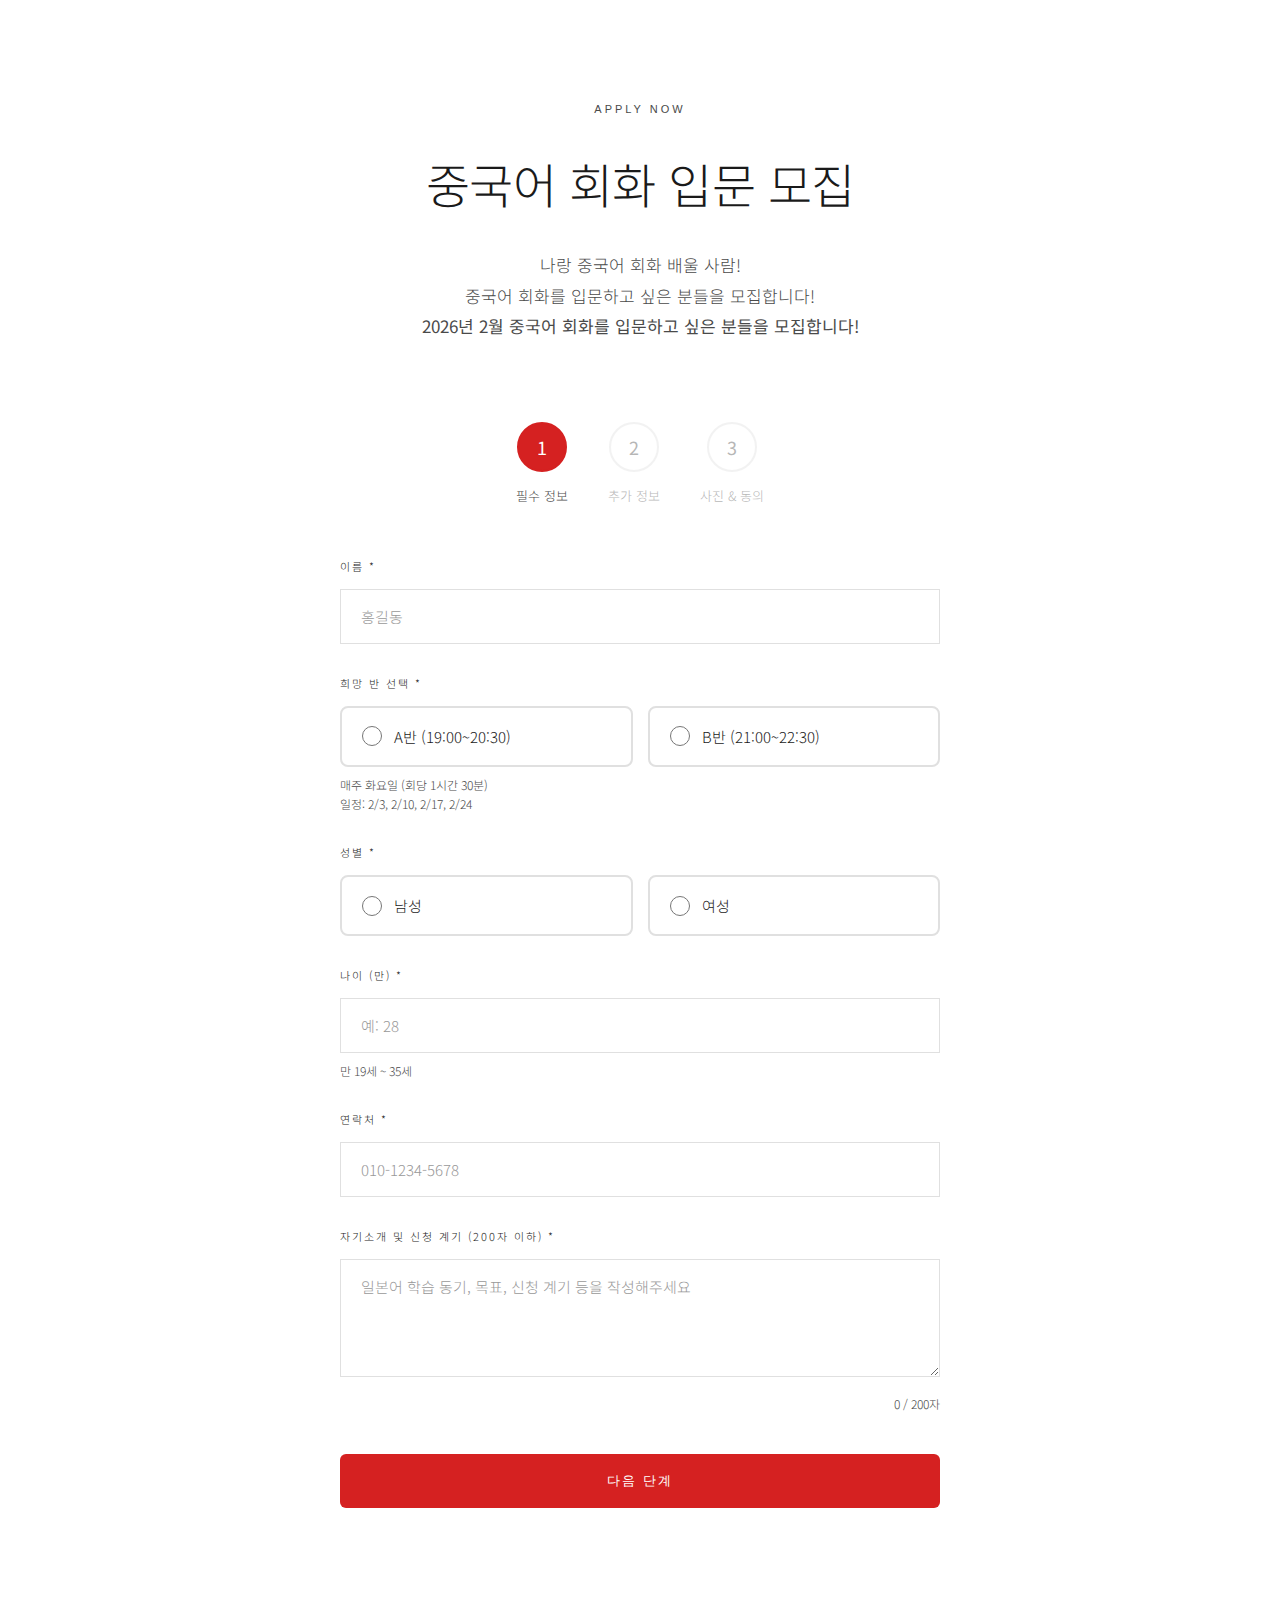
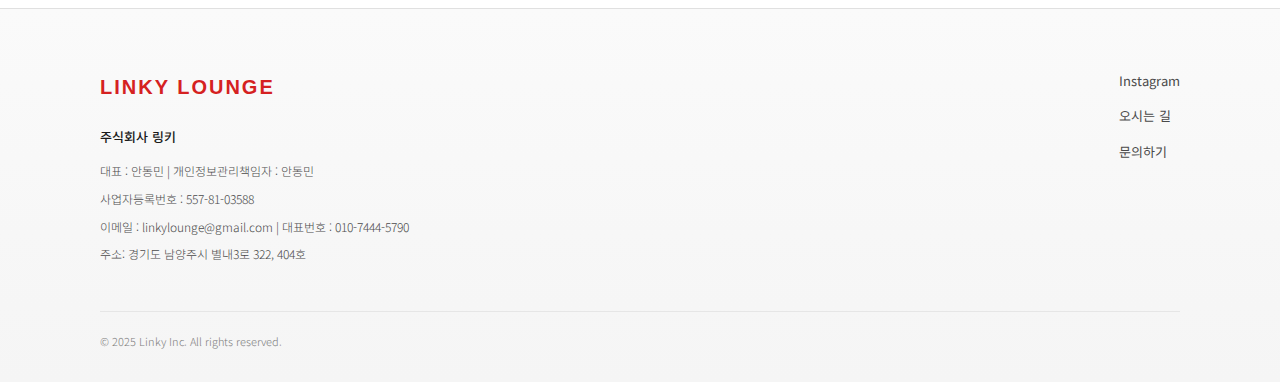
<file: apply.html>
<!DOCTYPE html>
<html lang="ko">
<head>
    <meta charset="UTF-8">
    <meta name="viewport" content="width=device-width, initial-scale=1.0">
    <title>신청하기 - 중국어 회화 입문 모집 | Linky Lounge</title>

    <!-- Open Graph Meta Tags -->
    <meta property="og:title" content="신청하기 - 일본어 회화 입문 모집 | Linky Lounge">
    <meta property="og:description" content="나랑 일본어 회화 배울 사람! 매주 월요일 4주 과정 일본어 회화 스터디 모집">
    <meta property="og:image" content="./link-ylounge-image/main.jpg">
    <meta property="og:site_name" content="Linky Lounge Study">

    <link rel="preconnect" href="https://fonts.googleapis.com">
    <link rel="preconnect" href="https://fonts.gstatic.com" crossorigin>
    <link href="https://fonts.googleapis.com/css2?family=Noto+Sans+KR:wght@300;400&display=swap" rel="stylesheet">
    <link href="https://fonts.cdnfonts.com/css/futura-pt" rel="stylesheet">
    <link rel="stylesheet" href="./index.css" />
    <script src="./apply.js" defer></script>
</head>
<body>
    <!-- Application Form -->
    <section class="application" id="apply">
        <div class="container">
            <div class="section-header">
                <div class="section-label">APPLY NOW</div>
                <h2 class="section-title georgia">중국어 회화 입문 모집</h2>
                <p class="section-description">
                    나랑 중국어 회화 배울 사람!<br>
                    중국어 회화를 입문하고 싶은 분들을 모집합니다!<br>
                    <strong>2026년 2월 중국어 회화를 입문하고 싶은 분들을 모집합니다!</strong>
                </p>
            </div>

            <!-- Progress Steps -->
            <div class="form-progress">
                <div class="progress-step active" data-step="1">
                    <div class="progress-number">1</div>
                    <div class="progress-label">필수 정보</div>
                </div>
                <div class="progress-step" data-step="2">
                    <div class="progress-number">2</div>
                    <div class="progress-label">추가 정보</div>
                </div>
                <div class="progress-step" data-step="3">
                    <div class="progress-number">3</div>
                    <div class="progress-label">사진 & 동의</div>
                </div>
            </div>

            <form class="application-form" id="applicationForm">
                <!-- Step 1: 필수 정보 -->
                <div class="form-step active" id="step1">
                    <div class="form-group">
                        <label class="form-label">이름 *</label>
                        <input type="text" name="name" class="form-input" required placeholder="홍길동">
                    </div>
                    <div class="form-group">
                        <label class="form-label">희망 반 선택 *</label>
                        <div class="radio-group">
                            <label class="radio-label">
                                <input type="radio" name="class" value="A반 (19:00~20:30)" required>
                                <span class="radio-text">A반 (19:00~20:30)</span>
                            </label>
                            <label class="radio-label">
                                <input type="radio" name="class" value="B반 (21:00~22:30)" required>
                                <span class="radio-text">B반 (21:00~22:30)</span>
                            </label>
                        </div>
                        <div class="form-note">
                            매주 화요일 (회당 1시간 30분)<br>
                            일정: 2/3, 2/10, 2/17, 2/24
                        </div>
                    </div>
                    <div class="form-group">
                        <label class="form-label">성별 *</label>
                        <div class="radio-group">
                            <label class="radio-label">
                                <input type="radio" name="gender" value="남성" required>
                                <span class="radio-text">남성</span>
                            </label>
                            <label class="radio-label">
                                <input type="radio" name="gender" value="여성" required>
                                <span class="radio-text">여성</span>
                            </label>
                        </div>
                    </div>
                    <div class="form-group">
                        <label class="form-label">나이 (만) *</label>
                        <input type="number" name="age" class="form-input" required placeholder="예: 28" min="19" max="35">
                        <div class="form-note">
                            만 19세 ~ 35세
                        </div>
                    </div>
                    <div class="form-group">
                        <label class="form-label">연락처 *</label>
                        <input type="tel" name="phone" class="form-input" required placeholder="010-1234-5678">
                    </div>
                    <div class="form-group">
                        <label class="form-label">자기소개 및 신청 계기 (200자 이하) *</label>
                        <textarea name="introduction" class="form-input textarea-resize" required placeholder="일본어 학습 동기, 목표, 신청 계기 등을 작성해주세요" maxlength="200" rows="4"></textarea>
                        <div class="char-counter">
                            <span id="charCount">0</span> / 200자
                        </div>
                    </div>
                    <button type="button" class="submit-button" id="nextStep1">다음 단계</button>
                </div>

                <!-- Step 2: 추가 정보 -->
                <div class="form-step" id="step2">
                    <div class="form-group">
                        <label class="form-label">직업 (선택)</label>
                        <input type="text" name="job" class="form-input" placeholder="예: 마케터, 개발자 등">
                    </div>
                    <div class="form-group">
                        <label class="form-label">Instagram ID (선택)</label>
                        <input type="text" name="instagram" class="form-input" placeholder="@your_instagram_id">
                    </div>
                    <div class="form-group">
                        <label class="form-label">알게 된 경로 (선택)</label>
                        <select name="source" class="form-input">
                            <option value="">선택해주세요</option>
                            <option value="Instagram">Instagram</option>
                            <option value="지인 추천">지인 추천</option>
                            <option value="검색">검색</option>
                            <option value="기타">기타</option>
                        </select>
                    </div>
                    <div class="form-group">
                        <label class="form-label">추천인 (선택)</label>
                        <input type="text" name="referrer" class="form-input" placeholder="추천해주신 분의 성함">
                    </div>
                    <div class="form-buttons">
                        <button type="button" class="btn-previous" id="prevStep2">이전</button>
                        <button type="button" class="btn-next" id="nextStep2">다음 단계</button>
                    </div>
                </div>

                <!-- Step 3: 사진 & 동의 -->
                <div class="form-step" id="step3">
                    <div class="form-group">
                        <label class="form-label">사진 *</label>
                        <div class="file-upload-container">
                            <input type="file" id="photoInput" name="photo" class="file-input-hidden" accept="image/*">
                            <button type="button" id="photoUploadBtn" class="file-upload-btn" onclick="document.getElementById('photoInput').click()">사진 선택</button>
                            <span id="fileNameDisplay" class="file-name">선택된 파일 없음</span>
                        </div>
                        <div class="form-note">
                            얼굴이 드러나는 사진을 첨부해 주세요.  수강생 확인 및 안전한 수업 환경 조성을 위해 사용됩니다.
                        </div>
                        <img id="photoPreview" class="photo-preview">
                    </div>
                    <div class="form-group form-privacy-section">
                        <label class="form-checkbox-label">
                            <input type="checkbox" name="privacy_agree" required>
                            <span>개인정보 수집 및 이용에 동의합니다 *</span>
                        </label>
                        <div class="form-privacy-notice">
                            신청자 개별 연락 예정<br>
                            <strong>비용: 0만원 (4주, 주 1회)</strong><br>
                            참가자로 선정된 분들은 결제 후 최종 참가 확정되며 조기 마감될 수 있습니다.
                        </div>
                    </div>
                    <div class="form-buttons">
                        <button type="button" class="btn-previous" id="prevStep3">이전</button>
                        <button type="submit" class="btn-next">신청 완료하기</button>
                    </div>
                </div>
            </form>
        </div>
    </section>

    <!-- Loading Overlay -->
    <div id="loadingOverlay" class="loading-overlay">
        <div class="loading-content">
            <div class="loading-spinner"></div>
            <p class="loading-text">신청 중입니다...</p>
        </div>
    </div>

    <!-- Footer -->
    <footer class="footer">
        <div class="container">
            <div class="footer-content">
                <div>
                    <div class="footer-logo georgia">LINKY LOUNGE</div>
                    <div class="footer-info">
                        <p>주식회사 링키</p>
                        <p>대표 : 안동민 | 개인정보관리책임자 : 안동민</p>
                        <p>사업자등록번호 : 557-81-03588</p>
                        <p>이메일 : linkylounge@gmail.com | 대표번호 : 010-7444-5790</p>
                        <p>주소: 경기도 남양주시 별내3로 322, 404호</p>
                    </div>
                </div>
                <div class="footer-links">
                    <a href="https://www.instagram.com/linky_lounge/" target="_blank" class="footer-link">Instagram</a>
                    <a href="https://naver.me/F4LgLoQx" target="_blank" class="footer-link">오시는 길</a>
                    <a href="https://www.instagram.com/linky_lounge/" target="_blank" class="footer-link">문의하기</a>
                </div>
            </div>
            <p class="footer-copyright">
                © 2025 Linky Inc. All rights reserved.
            </p>
        </div>
    </footer>
</body>
</html>
</file>
<file: index.css>
* {
    margin: 0;
    padding: 0;
    box-sizing: border-box;
}

:root {
    --bg-color: #FFFFFF;
    --text-primary: #1a1a1a;
    --text-secondary: #4a4a4a;
    --border-color: #e0e0e0;
    --accent-color: #D52121;
    --light-red: #f9efed;
    --medium-red: #cf654b;
}

html {
    scroll-behavior: smooth;
}

body {
    font-family: 'Noto Sans KR', -apple-system, BlinkMacSystemFont, sans-serif;
    color: var(--text-primary);
    line-height: 1.8;
    background: var(--bg-color);
    font-weight: 300;
    -webkit-font-smoothing: antialiased;
    overflow-x: hidden;
}

/* 영어 전용 요소 */
.english-only {
    font-family: 'Futura PT', 'Futura', sans-serif;
}

/* 영어 제목 */
.english-title {
    font-family: 'Futura PT', 'Futura', sans-serif;
    font-weight: 600;
}

/* 영어 본문 */
.english-body {
    font-family: 'Futura PT', 'Futura', sans-serif;
    font-weight: 400;
}

.container {
    max-width: 1140px;
    margin: 0 auto;
    padding: 0 30px;
}

.georgia {
    font-family: 'Noto Sans KR', sans-serif;
    font-weight: 300;
}

/* ========================================
   최상단 히어로 섹션
   ======================================== */
.top-hero-section {
    width: 100%;
    min-height: 100vh;
    position: relative;
    overflow: hidden;
    display: flex;
    align-items: center;
    justify-content: center;
    background: linear-gradient(135deg, #f5f7fa 0%, var(--light-red) 100%);
}

.hero-background {
    position: absolute;
    top: 0;
    left: 0;
    width: 100%;
    height: 100%;
    z-index: 1;
}

.floating-circle {
    position: absolute;
    border-radius: 50%;
    background: rgba(213, 33, 33, 0.1);
    animation: float 20s ease-in-out infinite;
}

.circle-1 {
    width: 300px;
    height: 300px;
    top: 10%;
    left: 10%;
    animation-delay: 0s;
}

.circle-2 {
    width: 200px;
    height: 200px;
    top: 60%;
    right: 15%;
    animation-delay: 5s;
}

.circle-3 {
    width: 150px;
    height: 150px;
    bottom: 20%;
    left: 50%;
    animation-delay: 10s;
}

@keyframes float {
    0%, 100% {
        transform: translate(0, 0) scale(1);
    }
    33% {
        transform: translate(30px, -30px) scale(1.1);
    }
    66% {
        transform: translate(-20px, 20px) scale(0.9);
    }
}

.hero-content {
    position: relative;
    z-index: 2;
    text-align: center;
    max-width: 820px;
    padding: 0 30px;
    animation: fadeInUp 1s ease-out;
}

@keyframes fadeInUp {
    from {
        opacity: 0;
        transform: translateY(30px);
    }
    to {
        opacity: 1;
        transform: translateY(0);
    }
}

/* Image Placeholder */
.image-placeholder {
    width: 100%;
    height: 100%;
    background:
        repeating-linear-gradient(
            45deg,
            #f5f5f5,
            #f5f5f5 10px,
            #FFFFFF 10px,
            #FFFFFF 20px
        );
    display: flex;
    align-items: center;
    justify-content: center;
    color: var(--text-primary);
    font-size: 14px;
    font-weight: 300;
    letter-spacing: 1px;
    position: relative;
}

.image-placeholder::after {
    content: 'IMAGE AREA';
    background: var(--bg-color);
    padding: 12px 24px;
    border: 2px solid var(--accent-color);
}

/* Hero Section */
.hero {
    display: none;
}

.hero-label {
    font-size: 13px;
    letter-spacing: 4px;
    text-transform: uppercase;
    color: var(--accent-color);
    margin-bottom: 20px;
    font-weight: 500;
    font-family: 'Futura PT', 'Futura', sans-serif;
}

.hero-title {
    font-size: 64px;
    font-weight: 300;
    margin-bottom: 30px;
    letter-spacing: -1px;
    line-height: 1.2;
    font-family: 'Noto Sans KR', sans-serif;
    color: var(--text-primary);
}

.hero-subtitle {
    font-size: 18px;
    color: var(--text-secondary);
    margin-bottom: 50px;
    font-weight: 300;
    line-height: 1.8;
}

.btn-primary {
    display: inline-block;
    padding: 18px 48px;
    font-size: 13px;
    letter-spacing: 2px;
    text-transform: uppercase;
    background: var(--accent-color);
    color: white;
    text-decoration: none;
    border: none;
    cursor: pointer;
    transition: all 0.3s ease;
    font-weight: 400;
    font-family: 'Futura PT', 'Futura', sans-serif;
    border-radius: 6px;
}

.btn-primary:hover {
    background: var(--medium-red);
    transform: translateY(-2px);
    box-shadow: 0 4px 12px rgba(213, 33, 33, 0.3);
}

/* Image Slider Section */
.image-slider-section {
    padding: 80px 50px;
    border-bottom: 1px solid var(--border-color);
    overflow: hidden;
}

.slider-container {
    position: relative;
    max-width: 100%;
    margin: 0 auto;
    padding: 0;
}

.slider-wrapper {
    position: relative;
    overflow: hidden;
}

.slider-track {
    display: flex;
    gap: 10px;
    animation: infiniteScroll 60s linear infinite;
    width: max-content;
    transition: transform 0.5s ease;
}

.slider-wrapper:hover .slider-track {
    animation-play-state: paused;
}

@keyframes infiniteScroll {
    0% {
        transform: translateX(0);
    }
    100% {
        transform: translateX(-50%);
    }
}

.slider-item {
    flex: 0 0 auto;
    height: 400px;
}

.slider-item img {
    height: 100%;
    width: auto;
    display: block;
	border: solid 1px var(--border-color);
}

.slider-item.square {
    width: 400px;
}

.slider-item.square img {
    width: 100%;
    height: 100%;
    object-fit: cover;
}

.slider-arrow {
    position: absolute;
    top: 50%;
    transform: translateY(-50%);
    background: rgba(213, 33, 33, 0.7);
    color: white;
    width: 50px;
    height: 50px;
    border: none;
    cursor: pointer;
    z-index: 10;
    display: flex;
    align-items: center;
    justify-content: center;
    font-size: 20px;
    transition: all 0.3s ease;
    opacity: 0;
    pointer-events: none;
    border-radius: 50%;
}

.slider-wrapper:hover .slider-arrow {
    opacity: 1;
    pointer-events: all;
}

.slider-arrow:hover {
    background: var(--accent-color);
}

.slider-arrow.prev {
    left: 10px;
}

.slider-arrow.next {
    right: 10px;
}

/* Section */
section {
    padding: 100px 0;
    border-bottom: 1px solid var(--border-color);
}

section:last-of-type {
    border-bottom: none;
}

.section-header {
    text-align: center;
    max-width: 720px;
    margin: 0 auto 80px;
}

.section-label {
    font-size: 11px;
    letter-spacing: 3px;
    text-transform: uppercase;
    color: var(--text-secondary);
    margin-bottom: 20px;
    font-weight: 400;
    font-family: 'Futura PT', 'Futura', sans-serif;
}

.section-title {
    font-size: 48px;
    font-weight: 300;
    margin-bottom: 24px;
    letter-spacing: -0.5px;
    font-family: 'Noto Sans KR', sans-serif;
    color: var(--text-primary);
}

.section-description {
    font-size: 17px;
    color: var(--text-secondary);
    line-height: 1.8;
    font-weight: 300;
}

/* Philosophy Section */
.philosophy {
    background: var(--bg-color);
    padding: 120px 0;
}

.philosophy-content {
    max-width: 800px;
    margin: 0 auto;
    text-align: center;
}

.philosophy-text {
    font-size: 20px;
    line-height: 2;
    color: var(--text-primary);
    margin-bottom: 40px;
    font-weight: 300;
}

.philosophy-subtext {
    font-size: 16px;
    color: var(--text-secondary);
    line-height: 1.9;
    font-weight: 300;
}

/* Program Timeline */
.timeline {
    max-width: 800px;
    margin: 0 auto;
}


.timeline-item {
    display: grid;
    grid-template-columns: 140px 1fr;
    gap: 60px;
    padding: 40px 0;
    border-bottom: 1px solid var(--border-color);
}

.timeline-item:first-child {
    padding-top: 0px;
}

.timeline-item:last-child {
    border-bottom: none;
}

.timeline-time {
    font-size: 30px;
    font-weight: 300;
    color: var(--text-primary);
    letter-spacing: 0.5px;
}

.timeline-content h3 {
    font-size: 20px;
    margin-bottom: 12px;
    font-weight: 300;
    color: var(--text-primary);
}

.timeline-content p {
    font-size: 15px;
    color: var(--text-secondary);
    line-height: 1.7;
    font-weight: 300;
}

/* Details */
.details-grid {
    display: grid;
    grid-template-columns: repeat(2, 1fr);
    gap: 40px;
    max-width: 900px;
    margin: 0 auto;
}

.detail-item {
    border: 1px solid var(--border-color);
    padding: 50px 40px;
    text-align: center;
    transition: all 0.3s ease;
    background: #FAFAFA;
}

.detail-item:hover {
    border-color: var(--accent-color);
    box-shadow: 0 4px 12px rgba(213, 33, 33, 0.15);
    transform: translateY(-4px);
}

.detail-label {
    font-size: 11px;
    letter-spacing: 2px;
    text-transform: uppercase;
    color: var(--text-secondary);
    margin-bottom: 20px;
    font-weight: 400;
    font-family: 'Futura PT', 'Futura', sans-serif;
}

.detail-value {
    font-size: 22px;
    margin-bottom: 8px;
    font-weight: 300;
    line-height: 1.5;
    color: var(--text-primary);
}

.detail-note {
    font-size: 14px;
    color: var(--text-secondary);
    font-weight: 300;
}

.detail-highlight {
    font-size: 32px;
    font-weight: 300;
    color: var(--text-primary);
    margin-bottom: 12px;
}

/* Dates Section */
.dates-grid {
    display: grid;
    grid-template-columns: repeat(3, 1fr);
    gap: 30px;
    max-width: 1000px;
    margin: 0 auto;
}

.date-card {
    border: 1px solid var(--border-color);
    padding: 40px 30px;
    text-align: center;
    transition: all 0.3s ease;
    background: var(--light-red);
}

.date-card:hover {
    border-color: var(--accent-color);
    box-shadow: 0 4px 12px rgba(213, 33, 33, 0.15);
    transform: translateY(-4px);
}

.date {
    font-size: 24px;
    font-weight: 300;
    margin-bottom: 15px;
    color: var(--text-primary);
}

.time {
    font-size: 16px;
    color: var(--text-secondary);
    margin-bottom: 20px;
    font-weight: 300;
}

.seats {
    font-size: 14px;
    font-weight: 400;
}

    .full {
        color: #a03131;
    }


/* Gallery Section */
.gallery-grid {
    display: grid;
    grid-template-columns: repeat(3, 1fr);
    gap: 30px;
}

.gallery-item {
    height: 320px;
    border: 1px solid var(--border-color);
    transition: transform 0.3s ease, box-shadow 0.3s ease;
}

.gallery-item:hover {
    transform: translateY(-4px);
    box-shadow: 0 8px 18px rgba(44, 36, 22, 0.08);
}

/* Location Section */
.location-map-container {
    max-width: 600px;
    margin: 0 auto;
}

.location-map-wrapper {
    width: 100%;
    aspect-ratio: 1;
    border: 1px solid var(--border-color);
    overflow: hidden;
}

.location-map-wrapper img {
    width: 100%;
    height: 100%;
    object-fit: cover;
}

.location-map-buttons {
    display: grid;
    gap: 20px;
    margin-top: 30px;
}

.location-map-buttons .btn-primary {
    text-align: center;
    padding: 18px 24px;
}

/* Form */
.application,
.application-cta {
    background: var(--bg-color);
}

.application-form {
    max-width: 600px;
    margin: 0 auto;
}

/* Form Progress */
.form-progress {
    display: flex;
    justify-content: center;
    align-items: center;
    gap: 40px;
    margin: 60px 0 50px;
    max-width: 600px;
    margin-left: auto;
    margin-right: auto;
}

.progress-step {
    display: flex;
    flex-direction: column;
    align-items: center;
    gap: 12px;
    position: relative;
    opacity: 0.4;
    transition: all 0.3s ease;
}

.progress-step.active {
    opacity: 1;
}

.progress-step.completed {
    opacity: 0.7;
}

.progress-number {
    width: 50px;
    height: 50px;
    border-radius: 50%;
    border: 2px solid var(--border-color);
    display: flex;
    align-items: center;
    justify-content: center;
    font-size: 18px;
    font-weight: 400;
    color: var(--text-secondary);
    transition: all 0.3s ease;
}

.progress-step.active .progress-number {
    background: var(--accent-color);
    color: white;
    border-color: var(--accent-color);
}

.progress-step.completed .progress-number {
    background: var(--medium-red);
    color: white;
    border-color: var(--medium-red);
}

.progress-label {
    font-size: 13px;
    color: var(--text-secondary);
    text-align: center;
    white-space: nowrap;
}

/* Form Steps */
.form-step {
    display: none;
    animation: fadeIn 0.5s ease;
}

.form-step.active {
    display: block;
}

@keyframes fadeIn {
    from {
        opacity: 0;
        transform: translateY(10px);
    }
    to {
        opacity: 1;
        transform: translateY(0);
    }
}

/* Form Buttons */
.form-buttons {
    display: grid;
    grid-template-columns: 1fr 1fr;
    gap: 15px;
    margin-top: 30px;
}

.btn-previous {
    width: 100%;
    padding: 18px 30px;
    font-size: 13px;
    letter-spacing: 2px;
    text-transform: uppercase;
    background: transparent;
    color: var(--text-primary);
    border: 1px solid var(--border-color);
    cursor: pointer;
    transition: all 0.3s ease;
    font-weight: 400;
    font-family: 'Futura PT', 'Futura', sans-serif;
    border-radius: 6px;
}

.btn-previous:hover {
    background: var(--light-red);
    border-color: var(--accent-color);
}

.btn-next {
    width: 100%;
    padding: 18px 30px;
    font-size: 13px;
    letter-spacing: 2px;
    text-transform: uppercase;
    background: var(--accent-color);
    color: white;
    border: 1px solid var(--accent-color);
    cursor: pointer;
    transition: all 0.3s ease;
    font-weight: 400;
    font-family: 'Futura PT', 'Futura', sans-serif;
    border-radius: 6px;
}

.btn-next:hover {
    background: var(--medium-red);
    border-color: var(--medium-red);
}

.form-group {
    margin-bottom: 30px;
}

.form-label {
    display: block;
    font-size: 11px;
    letter-spacing: 2px;
    text-transform: uppercase;
    margin-bottom: 12px;
    color: var(--text-primary);
    font-weight: 300;
    font-family: 'Noto Sans KR', sans-serif;
}

.form-input {
    width: 100%;
    padding: 16px 20px;
    font-size: 15px;
    font-family: 'Noto Sans KR', sans-serif;
    font-weight: 400;
    border: 1px solid var(--border-color);
    background: var(--bg-color);
    color: var(--text-primary);
    transition: all 0.3s ease;
}

.form-input:focus {
    outline: none;
    border-color: var(--accent-color);
    background: var(--light-red);
}

.form-input::placeholder {
    color: #999;
    font-weight: 300;
    opacity: 1;
}

.form-input::-webkit-input-placeholder {
    color: #999;
    font-weight: 300;
    opacity: 1;
}

.form-input::-moz-placeholder {
    color: #999;
    font-weight: 300;
    opacity: 1;
}

.form-input:-ms-input-placeholder {
    color: #999;
    font-weight: 300;
    opacity: 1;
}

.form-input.textarea-resize {
    resize: vertical;
}

/* 숫자 입력 필드의 up/down 버튼 제거 */
.form-input[type="number"]::-webkit-inner-spin-button,
.form-input[type="number"]::-webkit-outer-spin-button {
    -webkit-appearance: none;
    margin: 0;
}

.form-input[type="number"] {
    -moz-appearance: textfield;
    appearance: textfield;
}

/* Select 드롭다운 스타일 */
.form-input select,
select.form-input {
    cursor: pointer;
}

.form-input option {
    background: var(--bg-color);
    color: var(--text-primary);
    padding: 12px;
}

/* 선택되지 않은 placeholder option */
.form-input option[value=""] {
    color: rgba(229, 220, 200, 0.4);
}

.char-counter {
    font-size: 12px;
    color: var(--text-secondary);
    margin-top: 8px;
    text-align: right;
}

.form-input.file-input {
    padding: 12px;
}

.form-note {
    font-size: 12px;
    color: var(--text-secondary);
    margin-top: 8px;
    line-height: 1.6;
}

/* Radio Button Styles */
.radio-group {
    display: flex;
    gap: 15px;
    flex-wrap: wrap;
    margin-top: 10px;
}

.radio-label {
    flex: 1;
    min-width: 150px;
    display: flex;
    align-items: center;
    padding: 15px 20px;
    border: 2px solid var(--border-color);
    border-radius: 8px;
    cursor: pointer;
    transition: all 0.3s ease;
    background: white;
}

.radio-label:hover {
    border-color: var(--accent-color);
    background: #f9f9f9;
}

.radio-label input[type="radio"] {
    width: 20px;
    height: 20px;
    margin-right: 12px;
    cursor: pointer;
    accent-color: var(--accent-color);
    flex-shrink: 0;
}

.radio-label input[type="radio"]:checked + .radio-text {
    font-weight: 500;
    color: var(--text-primary);
}

.radio-label:has(input[type="radio"]:checked) {
    border-color: var(--accent-color);
    background: white;
    box-shadow: 0 2px 8px rgba(213, 33, 33, 0.2);
}

.radio-text {
    font-size: 15px;
    color: var(--text-primary);
    transition: all 0.3s ease;
    user-select: none;
}

.form-privacy-section {
    border-top: 1px solid var(--border-color);
    padding-top: 30px;
    margin-top: 40px;
}

.form-checkbox-label {
    display: flex;
    align-items: flex-start;
    cursor: pointer;
    margin-bottom: 16px;
}

.form-checkbox-label input[type="checkbox"] {
    margin-right: 12px;
    margin-top: 4px;
    cursor: pointer;
}

.form-checkbox-label span {
    font-size: 14px;
    line-height: 1.6;
    font-weight: 300;
}

.form-privacy-notice {
    font-size: 13px;
    color: var(--text-secondary);
    margin-top: 20px;
    padding: 20px;
    background: var(--light-red);
    line-height: 1.7;
    border-radius: 6px;
}

.submit-button {
    width: 100%;
    padding: 18px 42px;
    font-size: 13px;
    letter-spacing: 2px;
    text-transform: uppercase;
    background: var(--accent-color);
    color: white;
    border: none;
    cursor: pointer;
    transition: all 0.3s ease;
    font-weight: 400;
    font-family: 'Futura PT', 'Futura', sans-serif;
    margin-top: 10px;
    border-radius: 6px;
}

.submit-button:hover {
    background: var(--medium-red);
    transform: translateY(-2px);
    box-shadow: 0 4px 12px rgba(213, 33, 33, 0.3);
}

/* Floating Apply Button */
.floating-apply-btn {
    position: fixed;
    bottom: 30px;
    right: 30px;
    z-index: 100;
    opacity: 0;
    visibility: hidden;
    transform: translateY(20px);
    transition: all 0.4s ease;
}

.floating-apply-btn.show {
    opacity: 1;
    visibility: visible;
    transform: translateY(0);
}

.floating-apply-btn .btn-primary {
    padding: 18px 36px;
    font-size: 13px;
    box-shadow: 0 8px 24px rgba(0, 0, 0, 0.3);
}

.floating-apply-btn .btn-primary:hover {
    transform: translateY(-2px);
    box-shadow: 0 12px 32px rgba(0, 0, 0, 0.4);
}

@media (max-width: 768px) {
    .floating-apply-btn {
        bottom: 0;
        right: 0;
        left: 0;
        width: 100%;
        padding: 0 20px 20px;
		text-align: center;
    }

    .floating-apply-btn .btn-primary {
        width: 100%;
        padding: 18px 28px;
        font-size: 13px;
        border-radius: 0;
    }
}

/* Footer */
.footer {
    background: linear-gradient(180deg, #fafafa 0%, #f5f5f5 100%);
    padding: 60px 0 30px;
    border-top: 1px solid var(--border-color);
}

.footer .container {
    max-width: 1140px;
    margin: 0 auto;
    padding: 0 30px;
}

.footer-content {
    display: flex;
    justify-content: space-between;
    align-items: flex-start;
    gap: 60px;
    margin-bottom: 40px;
    flex-wrap: wrap;
}

.footer-logo {
    font-size: 20px;
    font-weight: 600;
    font-family: 'Futura PT', 'Futura', sans-serif;
    color: var(--accent-color);
    letter-spacing: 2px;
    margin-bottom: 20px;
}

.footer-info {
    flex: 1;
    min-width: 300px;
    font-size: 12px;
    color: var(--text-secondary);
    line-height: 1.8;
    text-align: left;
}

.footer-info p {
    margin: 6px 0;
    font-weight: 300;
}

.footer-info p:first-child {
    font-weight: 500;
    color: var(--text-primary);
    font-size: 13px;
    margin-bottom: 12px;
}

.footer-links {
    display: flex;
    flex-direction: column;
    gap: 12px;
    align-items: flex-start;
}

.footer-link {
    font-size: 13px;
    color: var(--text-secondary);
    text-decoration: none;
    transition: all 0.3s ease;
    font-weight: 400;
}

.footer-link:hover {
    color: var(--accent-color);
}

.footer-copyright {
    font-size: 11px;
    color: var(--text-secondary);
    margin-top: 40px;
    padding-top: 20px;
    border-top: 1px solid var(--border-color);
    font-weight: 300;
    opacity: 0.7;
    text-align: left;
}

/* Fade-in animation */
.fade-in-up {
    opacity: 0;
    transform: translateY(20px);
    transition: opacity 0.8s ease-out, transform 0.8s ease-out;
}

.fade-in-up.show {
    opacity: 1;
    transform: translateY(0);
}

#photoPreview {
    display:none; 
    width:100%; 
    margin-top:10px; 
    border-radius:8px;
    border: 1px solid var(--text-primary);
}

/* Responsive */
@media (max-width: 768px) {
    .hero-title {
        font-size: 42px;
    }

    .floating-circle {
        opacity: 0.5;
    }

    .circle-1 {
        width: 200px;
        height: 200px;
    }

    .circle-2 {
        width: 150px;
        height: 150px;
    }

    .circle-3 {
        width: 100px;
        height: 100px;
    }

    .section-title {
        font-size: 32px;
    }

    .details-grid {
        grid-template-columns: 1fr;
    }

    .dates-grid {
        grid-template-columns: 1fr;
    }

    .radio-group {
        flex-direction: column;
    }

    .radio-label {
        min-width: auto;
        width: 100%;
    }

    .timeline-item {
        grid-template-columns: 1fr;
        gap: 20px;
    }

    .gallery-grid {
        grid-template-columns: 1fr;
    }

    .footer-content {
        flex-direction: column;
        gap: 40px;
    }

    .footer-links {
        align-items: flex-start;
    }

    .footer-copyright {
        text-align: center;
    }

    section {
        padding: 60px 0;
    }

    .mobile-break {
        display: inline;
    }

    .gallery-grid div[style*="grid-template-columns: repeat(2, 1fr)"] {
        grid-template-columns: 1fr !important;
    }

    .slider-item {
        height: 250px;
    }

    .slider-item.square {
        width: 250px;
        height: 250px;
		border: solid #e5dcc8 1px;
    }

    .slider-track {
        animation: infiniteScroll 45s linear infinite;
    }
}

@media (min-width: 769px) {
    .mobile-break {
        display: none;
    }
}

/* File Upload Styles */
.file-upload-container {
    display: flex;
    align-items: center;
    gap: 12px;
    margin-top: 8px;
}

.file-input-hidden {
    display: none;
}

.file-upload-btn {
    padding: 12px 24px;
    background: var(--accent-color);
    color: white;
    border: none;
    border-radius: 6px;
    cursor: pointer;
    font-size: 14px;
    font-weight: 400;
    font-family: 'Noto Sans KR', sans-serif;
    transition: all 0.3s ease;
}

.file-upload-btn:hover {
    background: var(--medium-red);
}

.file-name {
    font-size: 14px;
    color: var(--text-secondary);
    font-weight: 300;
}

/* Error Styles */
.form-input.error {
    border-color: #e74c3c;
    box-shadow: 0 0 0 2px rgba(231, 76, 60, 0.2);
}

.error-message {
    color: #e74c3c;
    font-size: 12px;
    margin-top: 4px;
    display: block;
}

/* Loading Overlay */
.loading-overlay {
    position: fixed;
    top: 0;
    left: 0;
    width: 100%;
    height: 100%;
    background: rgba(255, 255, 255, 0.95);
    display: none;
    justify-content: center;
    align-items: center;
    z-index: 1000;
}

.loading-content {
    text-align: center;
    color: var(--text-primary);
}

.loading-spinner {
    width: 50px;
    height: 50px;
    border: 4px solid var(--border-color);
    border-top: 4px solid var(--accent-color);
    border-radius: 50%;
    animation: spin 1s linear infinite;
    margin: 0 auto 20px;
}

.loading-text {
    font-size: 18px;
    font-weight: 300;
    letter-spacing: 1px;
}

/* Date Selection Buttons */
.date-selection {
    display: flex;
    gap: 15px;
    flex-wrap: wrap;
    margin-top: 10px;
}

.date-button {
    flex: 1;
    min-width: 120px;
    padding: 15px 10px;
    border: 1px solid var(--border-color);
    background: white;
    color: var(--text-primary);
    text-align: center;
    cursor: pointer;
    transition: all 0.3s ease;
    font-size: 14px;
    font-weight: 300;
    border-radius: 4px;
    line-height: 1.4;
}

.date-button:hover {
    border-color: var(--accent-color);
    background: var(--light-red);
}

.date-button.selected {
    border-color: var(--accent-color);
    background: var(--accent-color);
    color: white;
}

/* Mobile Styles */
@media (max-width: 768px) {
    .date-selection {
        flex-direction: column;
    }

    .date-button {
        min-width: auto;
    }
}

@keyframes spin {
    0% { transform: rotate(0deg); }
    100% { transform: rotate(360deg); }
}
</file>
